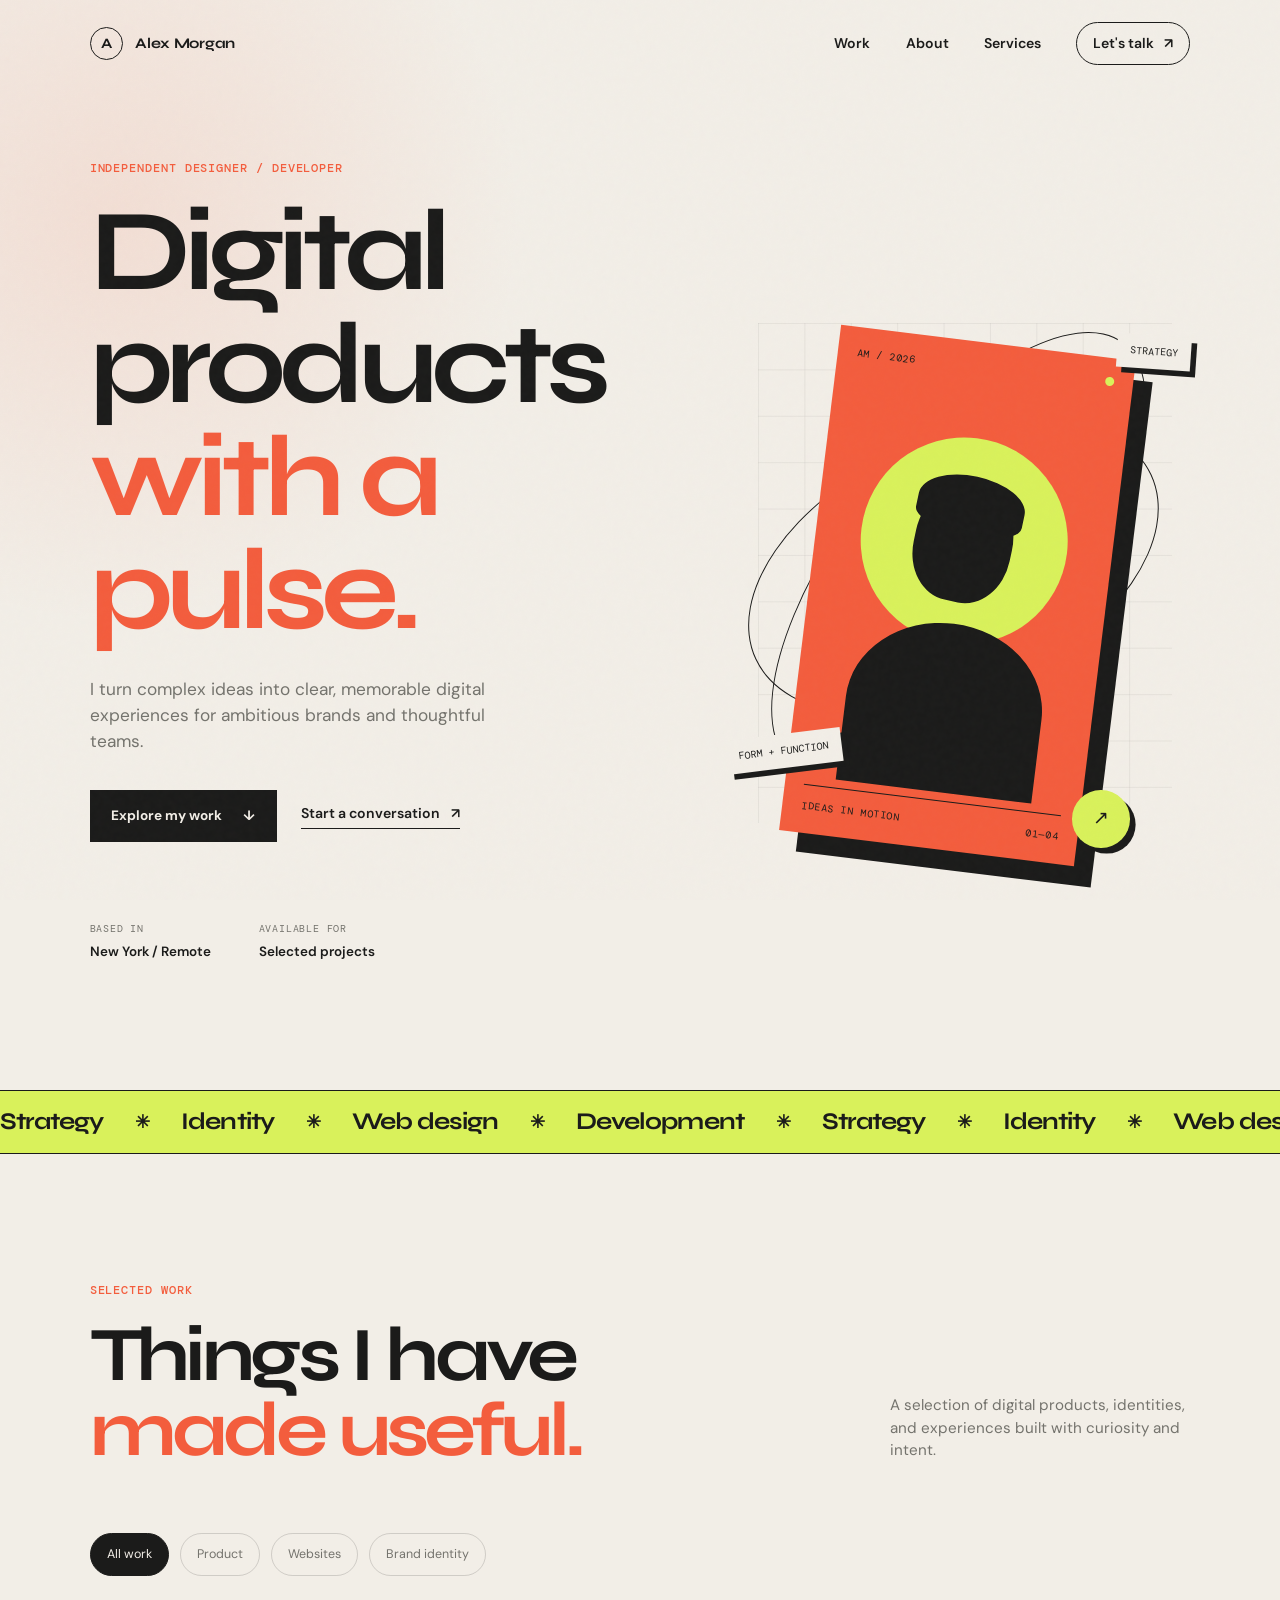
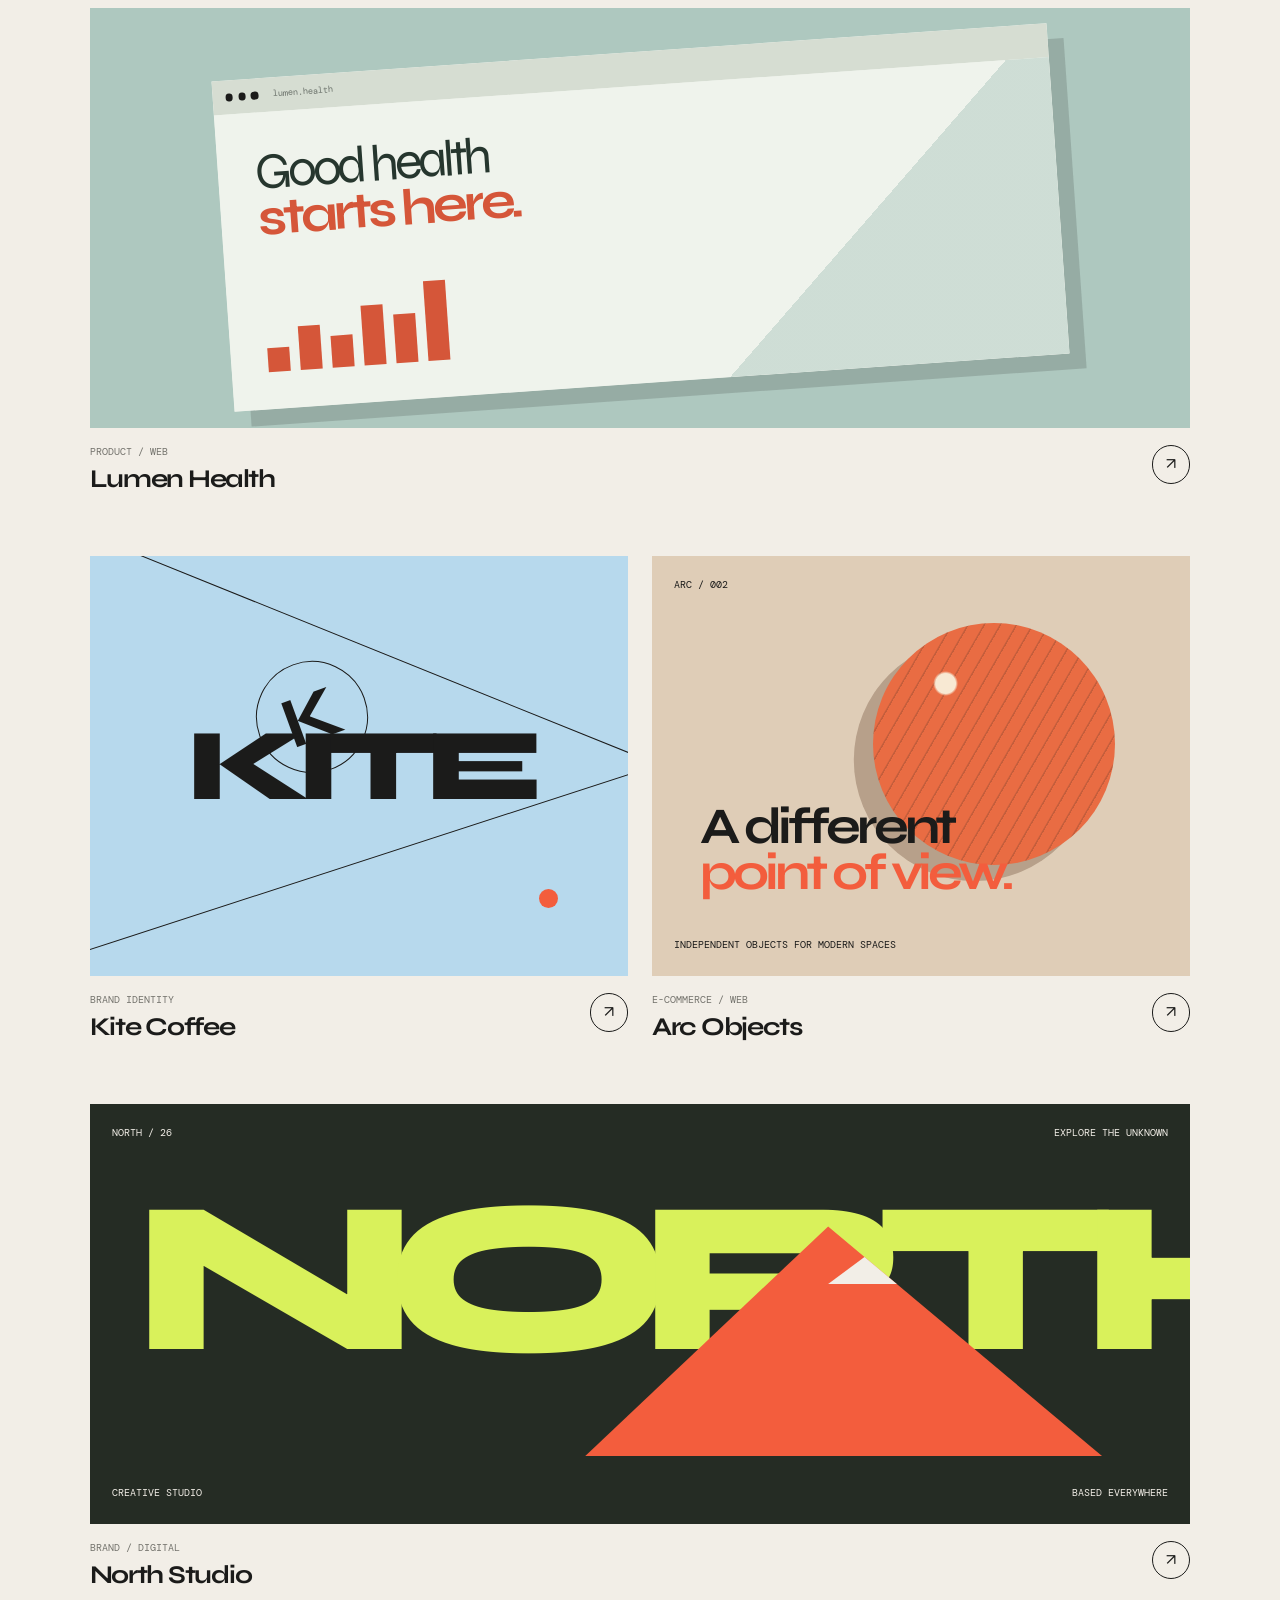
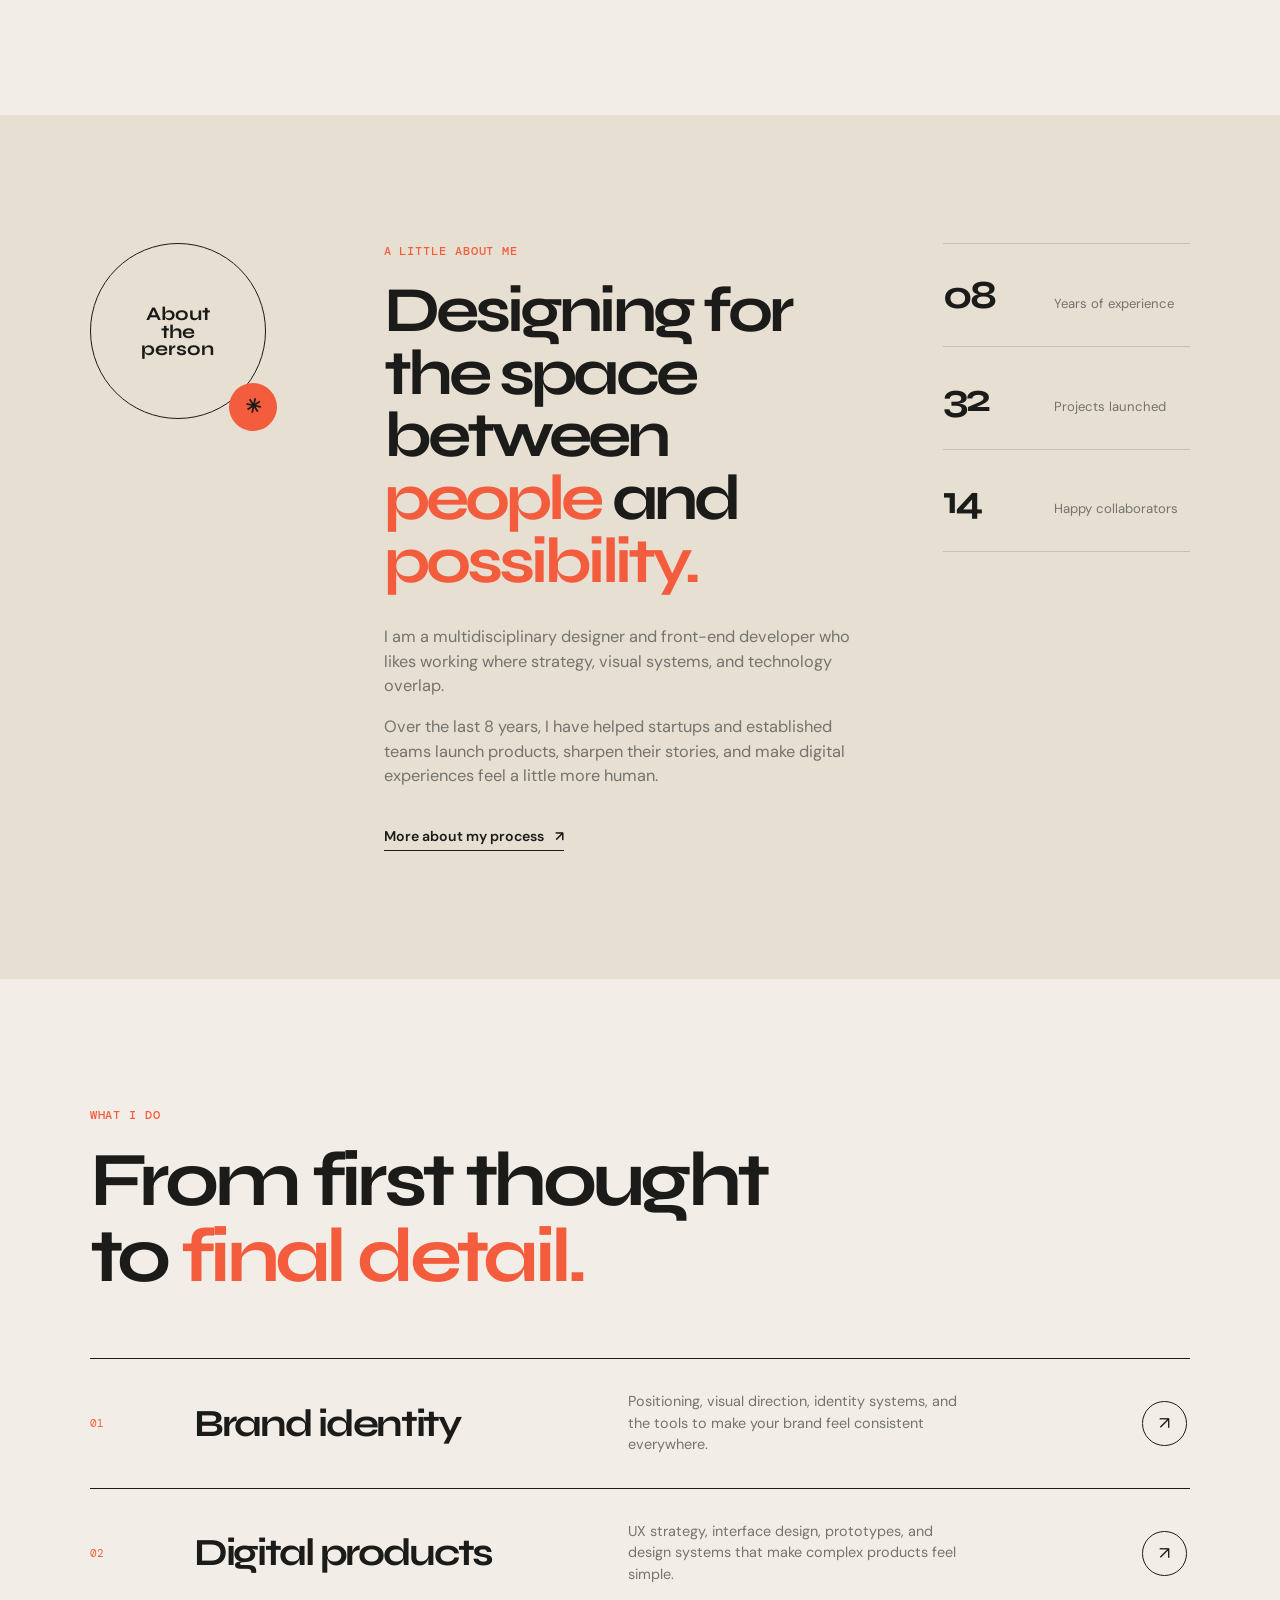
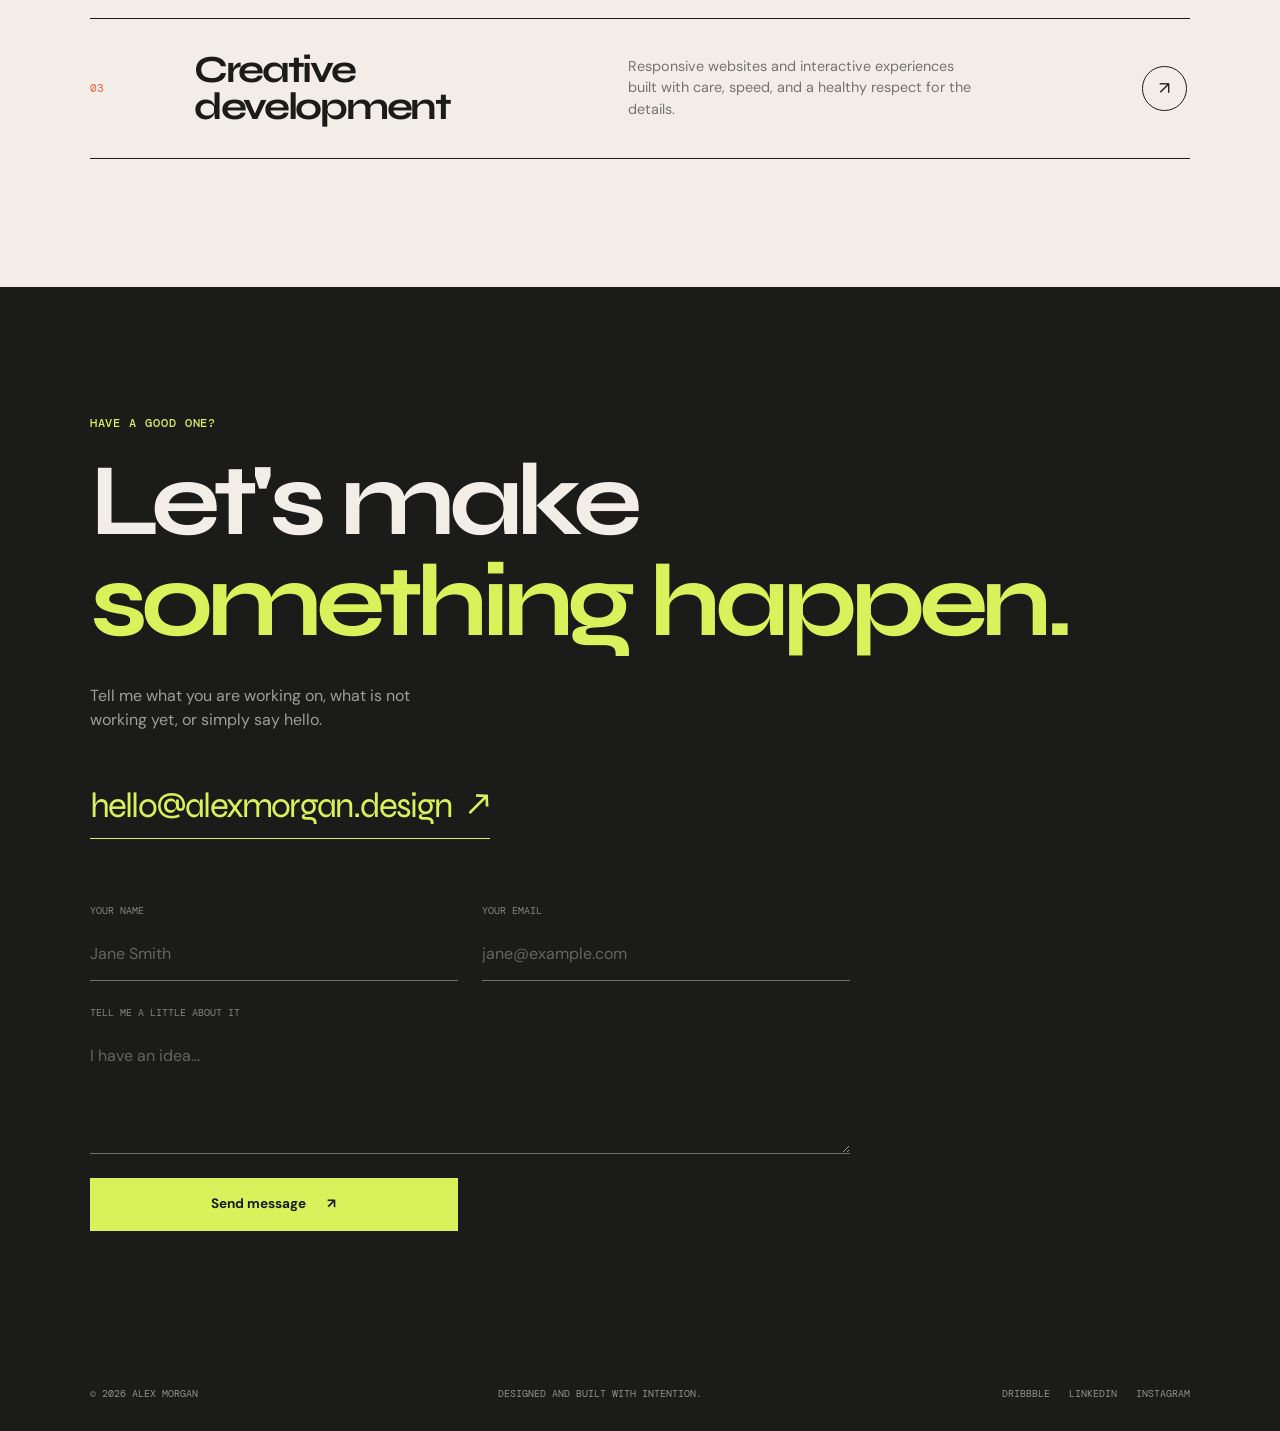
<file: index.html>
<!-- I’ll build a responsive portfolio with a strong visual direction, semantic HTML, reusable CSS variables, and vanilla JavaScript for navigation, scroll reveals, project filtering, and the contact form interaction. I’ll keep it dependency-free so it runs by opening `index.html`.Create these three files in the same folder. -->

<!-- **`index.html`** -->
<!-- ```html -->
<!DOCTYPE html>
<html lang="en">
<head>
  <meta charset="UTF-8" />
  <meta name="viewport" content="width=device-width, initial-scale=1.0" />
  <meta
    name="description"
    content="Portfolio of Alex Morgan, a product designer and creative developer."
  />
  <title>Alex Morgan | Designer & Developer</title>
  <link rel="stylesheet" href="styles.css" />
</head>
<body>
  <div class="scroll-progress"></div>

  <header class="site-header">
    <a href="#top" class="brand" aria-label="Alex Morgan home">
      <span class="brand-mark">A</span>
      <span class="brand-name">Alex Morgan</span>
    </a>

    <button class="menu-toggle" aria-label="Open navigation" aria-expanded="false">
      <span></span>
      <span></span>
    </button>

    <nav class="main-nav" aria-label="Main navigation">
      <a href="#work">Work</a>
      <a href="#about">About</a>
      <a href="#services">Services</a>
      <a href="#contact" class="nav-contact">Let's talk <span>↗</span></a>
    </nav>
  </header>

  <main id="top">
    <section class="hero section-padding">
      <div class="hero-copy reveal">
        <p class="eyebrow">Independent designer / developer</p>
        <h1>
          Digital products
          <span>with a pulse.</span>
        </h1>
        <p class="hero-description">
          I turn complex ideas into clear, memorable digital experiences for
          ambitious brands and thoughtful teams.
        </p>

        <div class="hero-actions">
          <a href="#work" class="button button-dark">
            Explore my work
            <span>↓</span>
          </a>
          <a href="#contact" class="text-link">Start a conversation <span>↗</span></a>
        </div>

        <div class="hero-details">
          <div>
            <span class="detail-label">Based in</span>
            <strong>New York / Remote</strong>
          </div>
          <div>
            <span class="detail-label">Available for</span>
            <strong>Selected projects</strong>
          </div>
        </div>
      </div>

      <div class="hero-art reveal delay-1" aria-label="Abstract artwork">
        <div class="art-grid"></div>
        <div class="art-orbit orbit-one"></div>
        <div class="art-orbit orbit-two"></div>

        <div class="art-card">
          <div class="art-card-top">
            <span>AM / 2026</span>
            <span class="art-dot"></span>
          </div>

          <div class="art-portrait">
            <div class="portrait-halo"></div>
            <div class="portrait-head"></div>
            <div class="portrait-body"></div>
          </div>

          <div class="art-card-bottom">
            <span>Ideas in motion</span>
            <span>01—04</span>
          </div>
        </div>

        <div class="floating-note note-one">Strategy</div>
        <div class="floating-note note-two">Form + function</div>
        <div class="floating-note note-three">↗</div>
      </div>
    </section>

    <div class="marquee" aria-hidden="true">
      <div class="marquee-track">
        <span>Strategy</span>
        <i>✳</i>
        <span>Identity</span>
        <i>✳</i>
        <span>Web design</span>
        <i>✳</i>
        <span>Development</span>
        <i>✳</i>
        <span>Strategy</span>
        <i>✳</i>
        <span>Identity</span>
        <i>✳</i>
        <span>Web design</span>
        <i>✳</i>
        <span>Development</span>
        <i>✳</i>
      </div>
    </div>

    <section id="work" class="work section-padding">
      <div class="section-heading reveal">
        <div>
          <p class="eyebrow">Selected work</p>
          <h2>Things I have<br /><em>made useful.</em></h2>
        </div>
        <p class="section-intro">
          A selection of digital products, identities, and experiences built
          with curiosity and intent.
        </p>
      </div>

      <div class="filter-row reveal">
        <button class="filter-button active" data-filter="all">All work</button>
        <button class="filter-button" data-filter="product">Product</button>
        <button class="filter-button" data-filter="web">Websites</button>
        <button class="filter-button" data-filter="brand">Brand identity</button>
      </div>

      <div class="project-grid">
        <article class="project-card project-large reveal" data-category="product web">
          <div class="project-visual visual-lumen">
            <div class="browser-window">
              <div class="browser-bar">
                <span></span>
                <span></span>
                <span></span>
                <small>lumen.health</small>
              </div>
              <div class="lumen-content">
                <p>Good health<br /><strong>starts here.</strong></p>
                <div class="lumen-chart">
                  <span></span>
                  <span></span>
                  <span></span>
                  <span></span>
                  <span></span>
                  <span></span>
                </div>
              </div>
            </div>
          </div>
          <div class="project-info">
            <div>
              <p class="project-type">Product / Web</p>
              <h3>Lumen Health</h3>
            </div>
            <span class="project-arrow">↗</span>
          </div>
        </article>

        <article class="project-card reveal" data-category="brand">
          <div class="project-visual visual-kite">
            <div class="kite-logo">K</div>
            <div class="kite-word">KITE</div>
            <span class="kite-line line-left"></span>
            <span class="kite-line line-right"></span>
            <span class="kite-circle"></span>
          </div>
          <div class="project-info">
            <div>
              <p class="project-type">Brand identity</p>
              <h3>Kite Coffee</h3>
            </div>
            <span class="project-arrow">↗</span>
          </div>
        </article>

        <article class="project-card reveal" data-category="web product">
          <div class="project-visual visual-arc">
            <div class="arc-label">ARC / 002</div>
            <div class="arc-sphere"></div>
            <div class="arc-copy">A different<br /><em>point of view.</em></div>
            <div class="arc-footer">Independent objects for modern spaces</div>
          </div>
          <div class="project-info">
            <div>
              <p class="project-type">E-commerce / Web</p>
              <h3>Arc Objects</h3>
            </div>
            <span class="project-arrow">↗</span>
          </div>
        </article>

        <article class="project-card project-wide reveal" data-category="brand web">
          <div class="project-visual visual-north">
            <div class="north-top">
              <span>NORTH / 26</span>
              <span>Explore the unknown</span>
            </div>
            <div class="north-word">NORTH</div>
            <div class="north-mountain"></div>
            <div class="north-bottom">
              <span>Creative studio</span>
              <span>Based everywhere</span>
            </div>
          </div>
          <div class="project-info">
            <div>
              <p class="project-type">Brand / Digital</p>
              <h3>North Studio</h3>
            </div>
            <span class="project-arrow">↗</span>
          </div>
        </article>
      </div>
    </section>

    <section id="about" class="about section-padding">
      <div class="about-stamp reveal">
        <span>About<br />the<br />person</span>
        <div class="stamp-star">✳</div>
      </div>

      <div class="about-copy reveal delay-1">
        <p class="eyebrow">A little about me</p>
        <h2>Designing for the space between <em>people</em> and <em>possibility.</em></h2>
        <p>
          I am a multidisciplinary designer and front-end developer who likes
          working where strategy, visual systems, and technology overlap.
        </p>
        <p>
          Over the last 8 years, I have helped startups and established teams
          launch products, sharpen their stories, and make digital experiences
          feel a little more human.
        </p>
        <a href="#contact" class="text-link">More about my process <span>↗</span></a>
      </div>

      <div class="about-facts reveal delay-2">
        <div class="fact">
          <strong>08</strong>
          <span>Years of experience</span>
        </div>
        <div class="fact">
          <strong>32</strong>
          <span>Projects launched</span>
        </div>
        <div class="fact">
          <strong>14</strong>
          <span>Happy collaborators</span>
        </div>
      </div>
    </section>

    <section id="services" class="services section-padding">
      <div class="section-heading reveal">
        <div>
          <p class="eyebrow">What I do</p>
          <h2>From first thought<br />to <em>final detail.</em></h2>
        </div>
      </div>

      <div class="services-list">
        <div class="service-item reveal">
          <span class="service-number">01</span>
          <h3>Brand identity</h3>
          <p>
            Positioning, visual direction, identity systems, and the tools to
            make your brand feel consistent everywhere.
          </p>
          <span class="service-icon">↗</span>
        </div>

        <div class="service-item reveal">
          <span class="service-number">02</span>
          <h3>Digital products</h3>
          <p>
            UX strategy, interface design, prototypes, and design systems that
            make complex products feel simple.
          </p>
          <span class="service-icon">↗</span>
        </div>

        <div class="service-item reveal">
          <span class="service-number">03</span>
          <h3>Creative development</h3>
          <p>
            Responsive websites and interactive experiences built with care,
            speed, and a healthy respect for the details.
          </p>
          <span class="service-icon">↗</span>
        </div>
      </div>
    </section>

    <section id="contact" class="contact section-padding">
      <div class="contact-inner reveal">
        <p class="eyebrow">Have a good one?</p>
        <h2>Let's make<br /><em>something happen.</em></h2>
        <p class="contact-copy">
          Tell me what you are working on, what is not working yet, or simply
          say hello.
        </p>

        <a class="contact-email" href="mailto:hello@alexmorgan.design">
          hello@alexmorgan.design
          <span>↗</span>
        </a>

        <form id="contact-form" class="contact-form">
          <label>
            <span>Your name</span>
            <input type="text" name="name" placeholder="Jane Smith" required />
          </label>

          <label>
            <span>Your email</span>
            <input type="email" name="email" placeholder="jane@example.com" required />
          </label>

          <label class="full-width">
            <span>Tell me a little about it</span>
            <textarea name="message" rows="4" placeholder="I have an idea..." required></textarea>
          </label>

          <button class="button button-light" type="submit">
            Send message
            <span>↗</span>
          </button>

          <p class="form-status" aria-live="polite"></p>
        </form>
      </div>
    </section>
  </main>

  <footer class="site-footer">
    <p>© <span id="year"></span> Alex Morgan</p>
    <p>Designed and built with intention.</p>
    <div class="footer-links">
      <a href="#" aria-label="Dribbble">Dribbble</a>
      <a href="#" aria-label="LinkedIn">LinkedIn</a>
      <a href="#" aria-label="Instagram">Instagram</a>
    </div>
  </footer>

  <script src="script.js"></script>
</body>
</html>
</file>
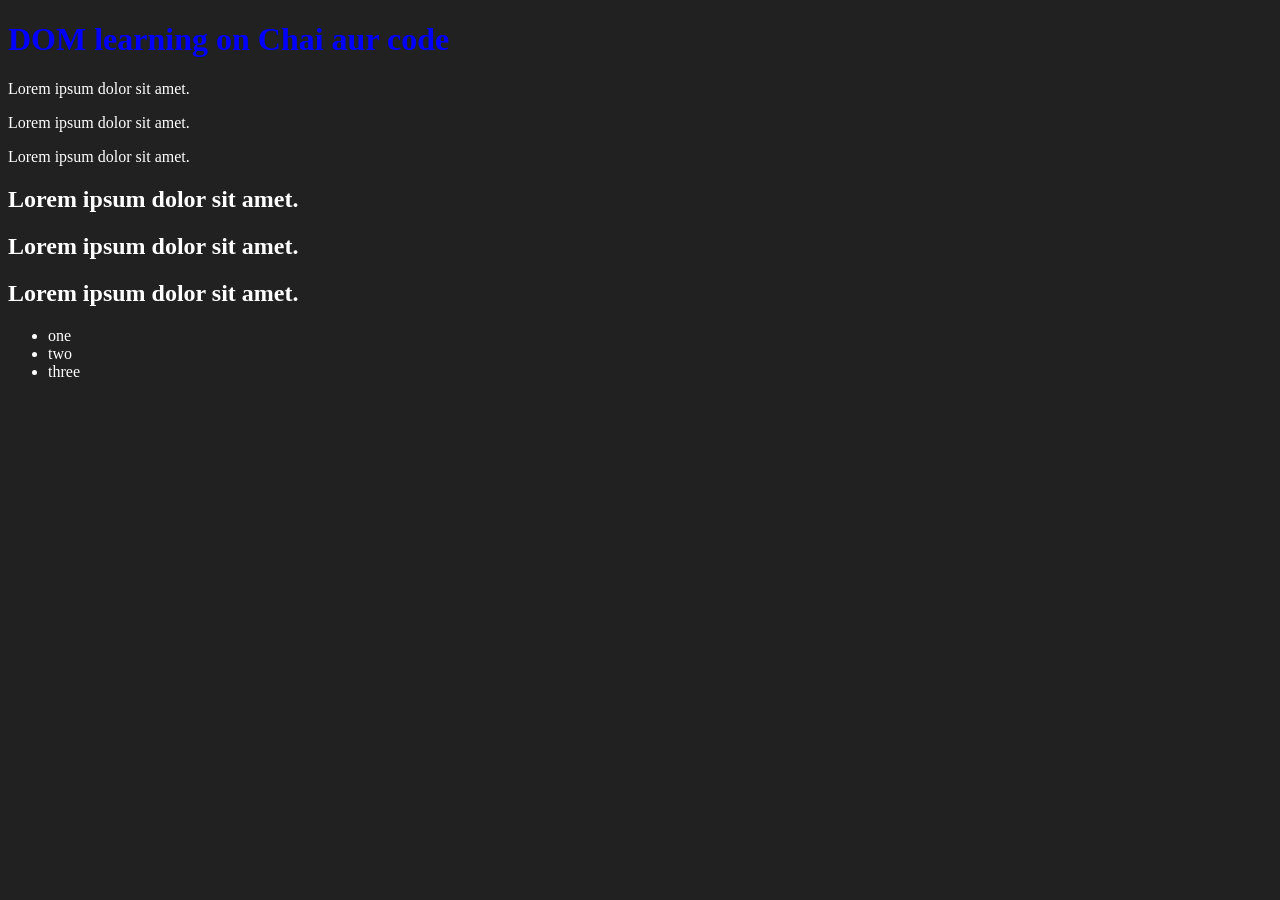
<file: 06_DOM/one.html>
<!-- DOM -- Document Object Model  -->

<!DOCTYPE html>
<html lang="en">
<head>
    <meta charset="UTF-8">

    <title>DOM learning</title>
    <style>
        .bg-black{
            background-color: #212121;
            color:#fff;
        }
    </style>
</head>
<body class="bg-black">
    <div >
        <h1 style = "color : blue" id="title" class="heading">DOM learning on Chai aur code</h1>
        <p>Lorem ipsum dolor sit amet.</p> 
        <p>Lorem ipsum dolor sit amet.</p> 
        <p>Lorem ipsum dolor sit amet.</p> 
        <h2>Lorem ipsum dolor sit amet.</h2>
        <h2>Lorem ipsum dolor sit amet.</h2>
        <h2>Lorem ipsum dolor sit amet.</h2>

        <ul>
            <li>one</li>
            <li>two</li>
            <li>three</li>
        </ul>
    </div>   
</body>
</html>
</file>
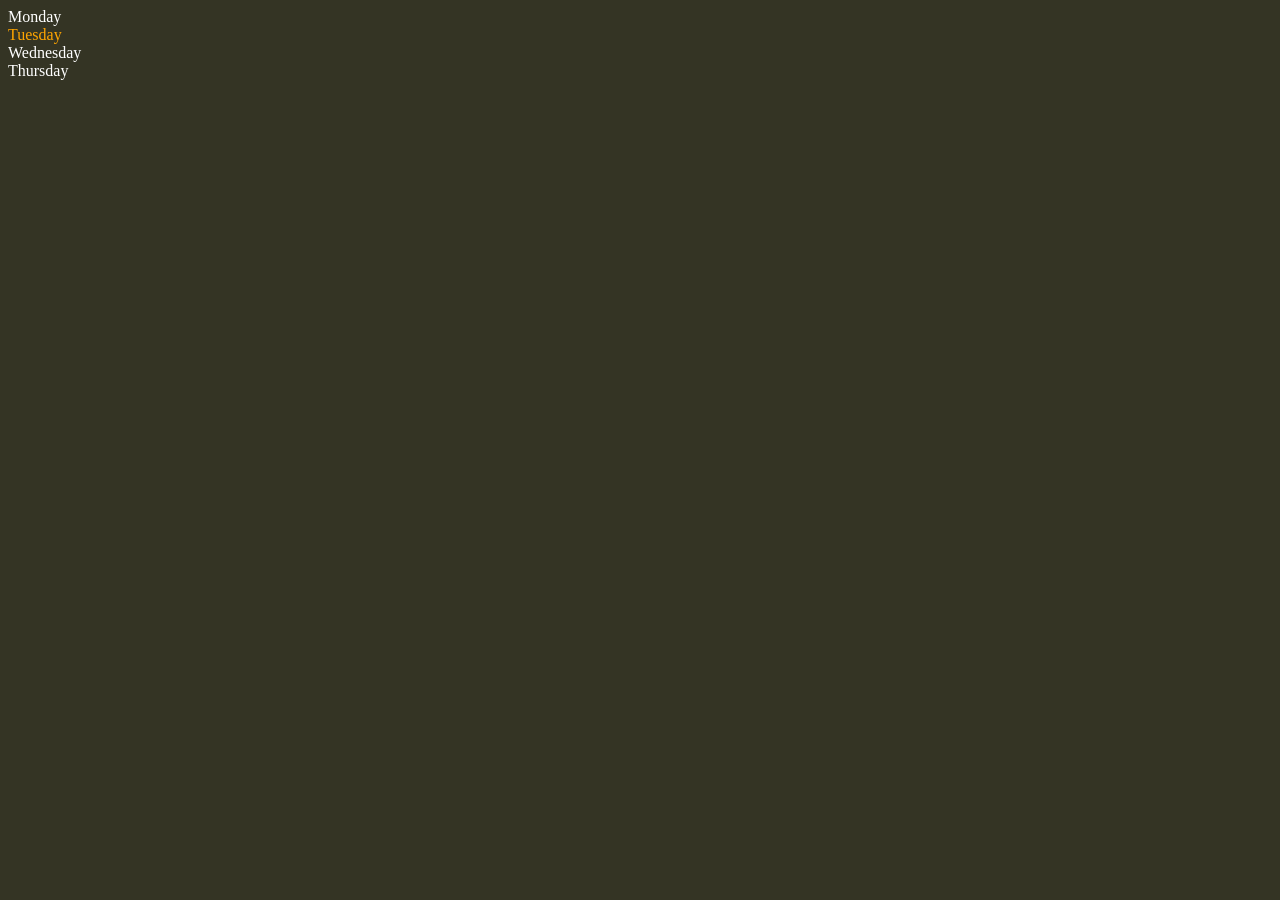
<file: 06_DOM/two.html>
<!DOCTYPE html>
<html lang="en">
<head>
    <meta charset="UTF-8">
    <meta name="viewport" content="width=device-width, initial-scale=1.0">
    <title>DOM | Chai aur Code</title>
</head>
<body style="background-color: #343424; color: #fff">
    <div class = "parent">
        <div class="day">Monday</div>
        <div class="day">Tuesday</div>
        <div class="day">Wednesday</div>
        <div class="day">Thursday</div>
        
    </div>
</body>

<script>
    const parent = document.querySelector('.parent')
    // console.log(parent)
    // console.log(parent.children[1].innerHTML)
    // console.log(parent.children)

    for(let i = 0; i < parent.children.length; i++){
        console.log(parent.children[i].innerHTML);
    }
    parent.children[1].style.color = 'orange'
    // console.log(parent.firstElementChild);
    // console.log(parent.lastElementChild);
    

    const dayOne = document.querySelector(".day")
    // console.log(dayOne)
    // console.log(dayOne.parentElement);
    // console.log(dayOne.nextElementSibling);

    console.log("NODES: ",parent.childNodes)
</script>
</html>
</file>
<file: styles.css>
/* ``` */

/* **`styles.css`** */
/* ```css */
@import url("https://fonts.googleapis.com/css2?family=DM+Mono:wght@400;500&family=DM+Sans:wght@400;500;600;700&family=Syne:wght@500;600;700;800&display=swap");

:root {
  --ink: #1b1b1a;
  --muted: #74736d;
  --paper: #f2eee7;
  --cream: #e6dfd2;
  --acid: #d9f15b;
  --orange: #f35d3d;
  --blue: #b7d9ed;
  --line: rgba(27, 27, 26, 0.16);
  --display: "Syne", sans-serif;
  --body: "DM Sans", sans-serif;
  --mono: "DM Mono", monospace;
  --transition: 260ms ease;
}

* {
  box-sizing: border-box;
}

html {
  scroll-behavior: smooth;
}

body {
  margin: 0;
  background: var(--paper);
  color: var(--ink);
  font-family: var(--body);
  font-size: 16px;
  line-height: 1.5;
  overflow-x: hidden;
}

body::before {
  content: "";
  position: fixed;
  inset: 0;
  pointer-events: none;
  opacity: 0.18;
  z-index: 20;
  background-image: url("data:image/svg+xml,%3Csvg viewBox='0 0 160 160' xmlns='http://www.w3.org/2000/svg'%3E%3Cfilter id='n'%3E%3CfeTurbulence type='fractalNoise' baseFrequency='.85' numOctaves='4' stitchTiles='stitch'/%3E%3C/filter%3E%3Crect width='100%25' height='100%25' filter='url(%23n)' opacity='.12'/%3E%3C/svg%3E");
}

a {
  color: inherit;
  text-decoration: none;
}

button,
input,
textarea {
  font: inherit;
}

button {
  cursor: pointer;
}

img {
  display: block;
  max-width: 100%;
}

.scroll-progress {
  position: fixed;
  top: 0;
  left: 0;
  width: 0;
  height: 4px;
  z-index: 100;
  background: var(--orange);
}

.section-padding {
  padding: 8rem 7vw;
}

.site-header {
  display: flex;
  align-items: center;
  justify-content: space-between;
  width: 100%;
  padding: 1.35rem 7vw;
  position: absolute;
  top: 0;
  left: 0;
  z-index: 50;
}

.brand {
  display: inline-flex;
  align-items: center;
  gap: 0.75rem;
  font-family: var(--display);
  font-weight: 700;
}

.brand-mark {
  display: grid;
  place-items: center;
  width: 2.1rem;
  height: 2.1rem;
  border: 1.5px solid var(--ink);
  border-radius: 50%;
  font-size: 0.9rem;
}

.brand-name {
  font-size: 0.92rem;
  letter-spacing: -0.02em;
}

.main-nav {
  display: flex;
  align-items: center;
  gap: 2.2rem;
  font-size: 0.88rem;
  font-weight: 600;
}

.main-nav a {
  position: relative;
}

.main-nav a:not(.nav-contact)::after {
  content: "";
  position: absolute;
  bottom: -0.35rem;
  left: 0;
  width: 0;
  height: 2px;
  background: var(--orange);
  transition: width var(--transition);
}

.main-nav a:not(.nav-contact):hover::after {
  width: 100%;
}

.nav-contact {
  display: inline-flex;
  align-items: center;
  gap: 0.65rem;
  padding: 0.65rem 1rem;
  border: 1px solid var(--ink);
  border-radius: 999px;
  transition: background var(--transition), color var(--transition);
}

.nav-contact:hover {
  background: var(--ink);
  color: var(--paper);
}

.nav-contact span,
.text-link span,
.button span {
  transition: transform var(--transition);
}

.nav-contact:hover span,
.text-link:hover span,
.button:hover span {
  display: inline-block;
  transform: translate(3px, -3px);
}

.menu-toggle {
  display: none;
  border: 0;
  background: transparent;
  padding: 0.5rem;
}

.menu-toggle span {
  display: block;
  width: 1.8rem;
  height: 2px;
  margin: 0.35rem 0;
  background: var(--ink);
  transition: transform var(--transition);
}

.hero {
  display: grid;
  grid-template-columns: minmax(0, 1fr) minmax(360px, 0.85fr);
  align-items: center;
  gap: 7vw;
  min-height: 100vh;
  padding-top: 10rem;
  background:
    radial-gradient(circle at 9% 20%, rgba(243, 93, 61, 0.11), transparent 28%),
    var(--paper);
}

.hero-copy {
  max-width: 700px;
}

.eyebrow {
  margin: 0 0 1.2rem;
  color: var(--orange);
  font-family: var(--mono);
  font-size: 0.72rem;
  font-weight: 500;
  letter-spacing: 0.08em;
  text-transform: uppercase;
}

h1,
h2,
h3,
p {
  margin-top: 0;
}

h1,
h2,
h3 {
  font-family: var(--display);
  letter-spacing: -0.06em;
  line-height: 0.98;
}

h1 {
  max-width: 800px;
  margin-bottom: 1.8rem;
  font-size: clamp(4rem, 9vw, 8.6rem);
  font-weight: 700;
}

h1 span,
h2 em {
  color: var(--orange);
  font-style: normal;
}

.hero-description {
  max-width: 430px;
  margin-bottom: 2.2rem;
  color: var(--muted);
  font-size: 1.08rem;
}

.hero-actions {
  display: flex;
  align-items: center;
  flex-wrap: wrap;
  gap: 1.5rem;
  margin-bottom: 5rem;
}

.button {
  display: inline-flex;
  align-items: center;
  justify-content: center;
  gap: 1.3rem;
  border: 0;
  padding: 1rem 1.35rem;
  font-family: var(--body);
  font-size: 0.85rem;
  font-weight: 700;
  transition: transform var(--transition), background var(--transition), color var(--transition);
}

.button:hover {
  transform: translateY(-3px);
}

.button-dark {
  background: var(--ink);
  color: var(--paper);
}

.button-dark:hover {
  background: var(--orange);
  color: var(--ink);
}

.button-light {
  background: var(--acid);
  color: var(--ink);
}

.text-link {
  display: inline-flex;
  align-items: center;
  gap: 0.7rem;
  border-bottom: 1px solid var(--ink);
  padding-bottom: 0.2rem;
  font-size: 0.88rem;
  font-weight: 600;
}

.hero-details {
  display: flex;
  gap: 3rem;
}

.hero-details > div {
  display: grid;
  gap: 0.3rem;
}

.detail-label {
  color: var(--muted);
  font-family: var(--mono);
  font-size: 0.62rem;
  letter-spacing: 0.08em;
  text-transform: uppercase;
}

.hero-details strong {
  font-size: 0.84rem;
  font-weight: 600;
}

.hero-art {
  position: relative;
  min-height: 610px;
  isolation: isolate;
}

.art-grid {
  position: absolute;
  inset: 11% 4% 7% 7%;
  opacity: 0.35;
  background-image:
    linear-gradient(var(--line) 1px, transparent 1px),
    linear-gradient(90deg, var(--line) 1px, transparent 1px);
  background-size: 2.9rem 2.9rem;
}

.art-orbit {
  position: absolute;
  border: 1px solid var(--ink);
  border-radius: 50%;
  transform: rotate(-25deg);
}

.orbit-one {
  width: 94%;
  height: 42%;
  top: 30%;
  left: 2%;
}

.orbit-two {
  width: 48%;
  height: 88%;
  top: 5%;
  left: 26%;
  transform: rotate(38deg);
}

.art-card {
  position: absolute;
  top: 14%;
  left: 18%;
  width: 64%;
  min-height: 72%;
  padding: 1.2rem;
  overflow: hidden;
  background: var(--orange);
  transform: rotate(7deg);
  box-shadow: 1.2rem 1.2rem 0 var(--ink);
}

.art-card-top,
.art-card-bottom {
  display: flex;
  justify-content: space-between;
  color: var(--ink);
  font-family: var(--mono);
  font-size: 0.62rem;
  letter-spacing: 0.06em;
  text-transform: uppercase;
}

.art-dot {
  display: block;
  width: 0.55rem;
  height: 0.55rem;
  border-radius: 50%;
  background: var(--acid);
}

.art-portrait {
  position: relative;
  height: 360px;
  margin: 2.5rem auto 1.6rem;
}

.portrait-halo {
  position: absolute;
  top: 6%;
  left: 10%;
  width: 80%;
  aspect-ratio: 1;
  border-radius: 50%;
  background: var(--acid);
}

.portrait-head {
  position: absolute;
  top: 19%;
  left: 31%;
  width: 38%;
  aspect-ratio: 0.83;
  border-radius: 48% 48% 43% 43%;
  background: var(--ink);
  transform: rotate(5deg);
}

.portrait-head::before {
  content: "";
  position: absolute;
  top: -7%;
  left: -5%;
  width: 110%;
  height: 47%;
  border-radius: 60% 60% 30% 30%;
  background: var(--ink);
}

.portrait-body {
  position: absolute;
  bottom: -5%;
  left: 12%;
  width: 76%;
  height: 47%;
  border-radius: 52% 52% 0 0;
  background: var(--ink);
}

.art-card-bottom {
  border-top: 1px solid var(--ink);
  padding-top: 0.9rem;
}

.floating-note {
  position: absolute;
  z-index: 2;
  padding: 0.6rem 0.8rem;
  background: var(--paper);
  font-family: var(--mono);
  font-size: 0.62rem;
  text-transform: uppercase;
  box-shadow: 0.35rem 0.35rem 0 var(--ink);
}

.note-one {
  top: 13%;
  right: 0;
  transform: rotate(4deg);
}

.note-two {
  bottom: 16%;
  left: 0;
  transform: rotate(-7deg);
}

.note-three {
  right: 13%;
  bottom: 3%;
  display: grid;
  place-items: center;
  width: 3.6rem;
  height: 3.6rem;
  border-radius: 50%;
  background: var(--acid);
  box-shadow: 0.35rem 0.35rem 0 var(--ink);
  font-size: 1.2rem;
}

.marquee {
  overflow: hidden;
  border-top: 1px solid var(--ink);
  border-bottom: 1px solid var(--ink);
  background: var(--acid);
}

.marquee-track {
  display: flex;
  align-items: center;
  gap: 2rem;
  width: max-content;
  padding: 0.8rem 0;
  animation: marquee 28s linear infinite;
  color: var(--ink);
  font-family: var(--display);
  font-size: 1.5rem;
  font-weight: 700;
  letter-spacing: -0.04em;
}

.marquee-track i {
  font-family: var(--body);
  font-size: 1.1rem;
  font-style: normal;
}

@keyframes marquee {
  to {
    transform: translateX(-50%);
  }
}

.section-heading {
  display: flex;
  align-items: end;
  justify-content: space-between;
  gap: 3rem;
  margin-bottom: 4rem;
}

h2 {
  margin-bottom: 0;
  font-size: clamp(3rem, 6vw, 6.5rem);
  font-weight: 700;
}

.section-intro {
  max-width: 300px;
  margin-bottom: 0.4rem;
  color: var(--muted);
  font-size: 0.95rem;
}

.filter-row {
  display: flex;
  flex-wrap: wrap;
  gap: 0.7rem;
  margin-bottom: 2rem;
}

.filter-button {
  border: 1px solid var(--line);
  border-radius: 999px;
  padding: 0.7rem 1rem;
  background: transparent;
  color: var(--muted);
  font-size: 0.78rem;
  transition: background var(--transition), color var(--transition), border var(--transition);
}

.filter-button:hover,
.filter-button.active {
  border-color: var(--ink);
  background: var(--ink);
  color: var(--paper);
}

.project-grid {
  display: grid;
  grid-template-columns: repeat(2, minmax(0, 1fr));
  gap: 4rem 1.5rem;
}

.project-card {
  min-width: 0;
  transition: opacity 250ms ease, transform 250ms ease;
}

.project-card.is-hidden {
  display: none;
}

.project-large,
.project-wide {
  grid-column: span 2;
}

.project-visual {
  position: relative;
  min-height: 420px;
  overflow: hidden;
  transition: transform var(--transition);
}

.project-card:hover .project-visual {
  transform: translateY(-8px);
}

.visual-lumen {
  display: grid;
  place-items: center;
  background: #aec8bf;
}

.browser-window {
  width: 76%;
  overflow: hidden;
  background: #eff3ec;
  box-shadow: 1rem 1rem 0 rgba(27, 27, 26, 0.16);
  transform: rotate(-4deg);
}

.browser-bar {
  display: flex;
  align-items: center;
  gap: 0.35rem;
  padding: 0.65rem 0.8rem;
  background: #d6ddd2;
}

.browser-bar span {
  width: 0.45rem;
  height: 0.45rem;
  border-radius: 50%;
  background: var(--ink);
}

.browser-bar small {
  margin-left: 0.6rem;
  color: #6c736c;
  font-family: var(--mono);
  font-size: 0.55rem;
}

.lumen-content {
  min-height: 290px;
  padding: 2.3rem;
  background:
    linear-gradient(135deg, transparent 0 70%, rgba(174, 200, 191, 0.5) 70%),
    #eff3ec;
}

.lumen-content p {
  color: #26362e;
  font-family: var(--display);
  font-size: clamp(1.8rem, 4vw, 3.8rem);
  letter-spacing: -0.08em;
  line-height: 0.9;
}

.lumen-content strong {
  color: #d55639;
}

.lumen-chart {
  display: flex;
  align-items: end;
  gap: 0.6rem;
  height: 80px;
  margin-top: 2rem;
}

.lumen-chart span {
  width: 1.4rem;
  background: #d55639;
}

.lumen-chart span:nth-child(1) {
  height: 30%;
}

.lumen-chart span:nth-child(2) {
  height: 55%;
}

.lumen-chart span:nth-child(3) {
  height: 40%;
}

.lumen-chart span:nth-child(4) {
  height: 75%;
}

.lumen-chart span:nth-child(5) {
  height: 62%;
}

.lumen-chart span:nth-child(6) {
  height: 100%;
}

.visual-kite {
  display: grid;
  place-items: center;
  background: var(--blue);
}

.kite-logo {
  position: absolute;
  top: 25%;
  left: 31%;
  display: grid;
  place-items: center;
  width: 7rem;
  height: 7rem;
  border: 1px solid var(--ink);
  border-radius: 50%;
  font-family: var(--display);
  font-size: 4.5rem;
  font-weight: 700;
  transform: rotate(-20deg);
}

.kite-word {
  position: relative;
  z-index: 2;
  color: var(--ink);
  font-family: var(--display);
  font-size: clamp(3.5rem, 8vw, 7rem);
  font-weight: 800;
  letter-spacing: -0.13em;
}

.kite-line {
  position: absolute;
  width: 140%;
  height: 1px;
  background: var(--ink);
}

.line-left {
  top: 26%;
  left: -10%;
  transform: rotate(22deg);
}

.line-right {
  bottom: 24%;
  right: -13%;
  transform: rotate(-18deg);
}

.kite-circle {
  position: absolute;
  right: 13%;
  bottom: 16%;
  width: 1.2rem;
  height: 1.2rem;
  border-radius: 50%;
  background: var(--orange);
}

.visual-arc {
  padding: 1.4rem;
  background: #dfcdb7;
}

.arc-label,
.arc-footer {
  position: absolute;
  z-index: 2;
  font-family: var(--mono);
  font-size: 0.62rem;
  text-transform: uppercase;
}

.arc-label {
  top: 1.4rem;
  left: 1.4rem;
}

.arc-footer {
  right: 1.4rem;
  bottom: 1.4rem;
  left: 1.4rem;
  display: flex;
  justify-content: space-between;
}

.arc-sphere {
  position: absolute;
  top: 16%;
  right: 14%;
  width: 45%;
  aspect-ratio: 1;
  border-radius: 50%;
  background:
    radial-gradient(circle at 30% 25%, #f8e9d3 0 4%, transparent 5%),
    repeating-linear-gradient(120deg, transparent 0 12px, rgba(27, 27, 26, 0.18) 13px 14px),
    #e96c43;
  box-shadow: -1.2rem 1rem 0 #b7a08a;
}

.arc-copy {
  position: absolute;
  bottom: 19%;
  left: 9%;
  font-family: var(--display);
  font-size: clamp(2rem, 4vw, 3.8rem);
  font-weight: 700;
  letter-spacing: -0.08em;
  line-height: 0.9;
}

.arc-copy em {
  color: var(--orange);
  font-style: normal;
}

.visual-north {
  padding: 1.4rem;
  background: #252c24;
  color: var(--paper);
}

.north-top,
.north-bottom {
  display: flex;
  justify-content: space-between;
  font-family: var(--mono);
  font-size: 0.62rem;
  text-transform: uppercase;
}

.north-word {
  position: absolute;
  top: 21%;
  left: 4%;
  color: var(--acid);
  font-family: var(--display);
  font-size: clamp(5rem, 17vw, 15rem);
  font-weight: 800;
  letter-spacing: -0.15em;
  line-height: 0.8;
}

.north-mountain {
  position: absolute;
  right: 8%;
  bottom: 16%;
  width: 47%;
  height: 57%;
  background: var(--orange);
  clip-path: polygon(0 100%, 47% 4%, 100% 100%);
}

.north-mountain::after {
  content: "";
  position: absolute;
  top: 8%;
  left: 47%;
  width: 25%;
  height: 20%;
  background: var(--paper);
  clip-path: polygon(0 100%, 50% 0, 100% 100%);
}

.north-bottom {
  position: absolute;
  right: 1.4rem;
  bottom: 1.4rem;
  left: 1.4rem;
}

.project-info {
  display: flex;
  align-items: start;
  justify-content: space-between;
  gap: 1rem;
  padding-top: 1.1rem;
}

.project-type {
  margin-bottom: 0.4rem;
  color: var(--muted);
  font-family: var(--mono);
  font-size: 0.62rem;
  text-transform: uppercase;
}

.project-info h3 {
  margin-bottom: 0;
  font-size: 1.6rem;
  letter-spacing: -0.05em;
}

.project-arrow {
  display: grid;
  place-items: center;
  width: 2.4rem;
  height: 2.4rem;
  border: 1px solid var(--ink);
  border-radius: 50%;
  transition: background var(--transition), color var(--transition), transform var(--transition);
}

.project-card:hover .project-arrow {
  background: var(--ink);
  color: var(--paper);
  transform: rotate(45deg);
}

.about {
  display: grid;
  grid-template-columns: 0.65fr 1.4fr 0.7fr;
  align-items: start;
  gap: 5vw;
  background: var(--cream);
}

.about-stamp {
  position: relative;
  display: grid;
  place-items: center;
  width: 11rem;
  height: 11rem;
  border: 1px solid var(--ink);
  border-radius: 50%;
  font-family: var(--display);
  font-size: 1.2rem;
  font-weight: 700;
  line-height: 0.92;
  text-align: center;
  transform: rotate(-12deg);
}

.stamp-star {
  position: absolute;
  right: -0.8rem;
  bottom: -0.8rem;
  display: grid;
  place-items: center;
  width: 3rem;
  height: 3rem;
  border-radius: 50%;
  background: var(--orange);
  font-size: 1.2rem;
  transform: rotate(12deg);
}

.about-copy {
  max-width: 650px;
}

.about-copy h2 {
  margin-bottom: 2rem;
  font-size: clamp(2.8rem, 5vw, 5.5rem);
}

.about-copy p:not(.eyebrow) {
  max-width: 520px;
  color: var(--muted);
  font-size: 1.02rem;
}

.about-copy .text-link {
  margin-top: 1.3rem;
}

.about-facts {
  border-top: 1px solid var(--line);
}

.fact {
  display: grid;
  grid-template-columns: 0.7fr 1fr;
  align-items: baseline;
  gap: 1rem;
  border-bottom: 1px solid var(--line);
  padding: 1.3rem 0;
}

.fact strong {
  font-family: var(--display);
  font-size: 2.5rem;
  letter-spacing: -0.08em;
}

.fact span {
  color: var(--muted);
  font-size: 0.82rem;
}

.services {
  background: var(--paper);
}

.services-list {
  border-top: 1px solid var(--ink);
}

.service-item {
  display: grid;
  grid-template-columns: 0.18fr 1fr 1.2fr 3rem;
  align-items: center;
  gap: 2rem;
  border-bottom: 1px solid var(--ink);
  padding: 2rem 0;
  transition: padding var(--transition), background var(--transition);
}

.service-item:hover {
  padding-right: 1.2rem;
  padding-left: 1.2rem;
  background: var(--acid);
}

.service-number {
  color: var(--orange);
  font-family: var(--mono);
  font-size: 0.7rem;
}

.service-item h3 {
  margin-bottom: 0;
  font-size: clamp(1.8rem, 3vw, 3rem);
}

.service-item p {
  max-width: 350px;
  margin: 0;
  color: var(--muted);
  font-size: 0.9rem;
}

.service-icon {
  display: grid;
  place-items: center;
  width: 2.8rem;
  height: 2.8rem;
  border: 1px solid var(--ink);
  border-radius: 50%;
  font-size: 1.1rem;
}

.contact {
  background: var(--ink);
  color: var(--paper);
}

.contact-inner {
  max-width: 1000px;
}

.contact .eyebrow {
  color: var(--acid);
}

.contact h2 {
  margin-bottom: 2rem;
  font-size: clamp(3.5rem, 8vw, 8rem);
}

.contact h2 em {
  color: var(--acid);
}

.contact-copy {
  max-width: 360px;
  color: rgba(242, 238, 231, 0.62);
}

.contact-email {
  display: inline-flex;
  align-items: center;
  gap: 0.8rem;
  margin: 2rem 0 4rem;
  border-bottom: 1px solid var(--acid);
  padding-bottom: 0.35rem;
  color: var(--acid);
  font-family: var(--display);
  font-size: clamp(1.2rem, 3vw, 2.2rem);
  letter-spacing: -0.05em;
}

.contact-email span {
  transition: transform var(--transition);
}

.contact-email:hover span {
  transform: translate(3px, -3px);
}

.contact-form {
  display: grid;
  grid-template-columns: repeat(2, 1fr);
  gap: 1.5rem;
  max-width: 760px;
}

.contact-form label {
  display: grid;
  gap: 0.6rem;
}

.contact-form label span {
  color: rgba(242, 238, 231, 0.5);
  font-family: var(--mono);
  font-size: 0.65rem;
  text-transform: uppercase;
}

.contact-form input,
.contact-form textarea {
  width: 100%;
  border: 0;
  border-bottom: 1px solid rgba(242, 238, 231, 0.4);
  border-radius: 0;
  padding: 0.85rem 0;
  outline: 0;
  background: transparent;
  color: var(--paper);
  resize: vertical;
}

.contact-form input:focus,
.contact-form textarea:focus {
  border-color: var(--acid);
}

.contact-form input::placeholder,
.contact-form textarea::placeholder {
  color: rgba(242, 238, 231, 0.35);
}

.full-width {
  grid-column: span 2;
}

.form-status {
  align-self: center;
  margin: 0;
  color: var(--acid);
  font-size: 0.84rem;
}

.site-footer {
  display: flex;
  align-items: center;
  justify-content: space-between;
  gap: 1.5rem;
  padding: 1.8rem 7vw;
  background: var(--ink);
  color: rgba(242, 238, 231, 0.56);
  font-family: var(--mono);
  font-size: 0.62rem;
  text-transform: uppercase;
}

.site-footer p {
  margin: 0;
}

.footer-links {
  display: flex;
  gap: 1.2rem;
}

.footer-links a:hover {
  color: var(--acid);
}

.reveal {
  opacity: 0;
  transform: translateY(30px);
  transition: opacity 750ms ease, transform 750ms ease;
}

.reveal.visible {
  opacity: 1;
  transform: translateY(0);
}

.delay-1 {
  transition-delay: 120ms;
}

.delay-2 {
  transition-delay: 240ms;
}

@media (max-width: 900px) {
  .section-padding {
    padding: 6rem 6vw;
  }

  .site-header {
    padding-right: 6vw;
    padding-left: 6vw;
  }

  .hero {
    grid-template-columns: 1fr;
    gap: 3rem;
    padding-top: 9rem;
  }

  .hero-art {
    width: min(100%, 600px);
    min-height: 540px;
    margin: 0 auto;
  }

  .about {
    grid-template-columns: 0.5fr 1fr;
  }

  .about-facts {
    grid-column: span 2;
    display: grid;
    grid-template-columns: repeat(3, 1fr);
    gap: 1rem;
  }

  .about-facts {
    border-top: 0;
  }

  .fact {
    grid-template-columns: 1fr;
    gap: 0.2rem;
    border-top: 1px solid var(--line);
    border-bottom: 0;
  }
}

@media (max-width: 650px) {
  .section-padding {
    padding: 5rem 5vw;
  }

  .site-header {
    padding: 1.2rem 5vw;
  }

  .brand-name {
    font-size: 0.8rem;
  }

  .menu-toggle {
    display: block;
    position: relative;
    z-index: 3;
  }

  .main-nav {
    position: fixed;
    inset: 0;
    display: flex;
    flex-direction: column;
    align-items: flex-start;
    justify-content: center;
    gap: 1.5rem;
    padding: 2rem 10vw;
    background: var(--acid);
    font-family: var(--display);
    font-size: 2.6rem;
    opacity: 0;
    pointer-events: none;
    transform: translateY(-20px);
    transition: opacity var(--transition), transform var(--transition);
  }

  .main-nav.is-open {
    opacity: 1;
    pointer-events: auto;
    transform: translateY(0);
  }

  .main-nav a:not(.nav-contact)::after {
    display: none;
  }

  .nav-contact {
    margin-top: 1rem;
    border-color: var(--ink);
    font-family: var(--body);
    font-size: 0.9rem;
  }

  .hero {
    min-height: auto;
    padding-top: 8.5rem;
  }

  h1 {
    font-size: clamp(3.8rem, 18vw, 6rem);
  }

  .hero-actions {
    align-items: flex-start;
    flex-direction: column;
    margin-bottom: 3.5rem;
  }

  .hero-details {
    flex-direction: column;
    gap: 1.4rem;
  }

  .hero-art {
    min-height: 430px;
  }

  .art-card {
    left: 12%;
    width: 70%;
    min-height: 76%;
  }

  .art-portrait {
    height: 245px;
    margin-top: 2rem;
  }

  .floating-note {
    font-size: 0.55rem;
  }

  .section-heading {
    display: block;
    margin-bottom: 2.6rem;
  }

  .section-intro {
    margin-top: 1.5rem;
  }

  .project-grid {
    display: block;
  }

  .project-card {
    margin-bottom: 3rem;
  }

  .project-visual {
    min-height: 300px;
  }

  .lumen-content {
    min-height: 205px;
    padding: 1.5rem;
  }

  .kite-logo {
    width: 5rem;
    height: 5rem;
    font-size: 3rem;
  }

  .about {
    display: block;
  }

  .about-stamp {
    margin-bottom: 3rem;
  }

  .about-copy h2 {
    margin-bottom: 1.5rem;
  }

  .about-facts {
    display: block;
    margin-top: 3rem;
  }

  .fact {
    grid-template-columns: 0.7fr 1fr;
    border-bottom: 1px solid var(--line);
    padding: 1rem 0;
  }

  .service-item {
    grid-template-columns: 2rem 1fr 2rem;
    gap: 0.7rem;
  }

  .service-item p {
    grid-column: 2 / 3;
  }

  .service-icon {
    grid-column: 3;
    grid-row: 1;
  }

  .contact-email {
    margin-bottom: 3rem;
  }

  .contact-form {
    display: block;
  }

  .contact-form label {
    margin-bottom: 1.5rem;
  }

  .contact-form .button {
    margin-top: 0.5rem;
  }

  .form-status {
    margin-top: 1.3rem;
  }

  .site-footer {
    align-items: flex-start;
    flex-direction: column;
    padding: 1.5rem 5vw;
  }
}
</file>
